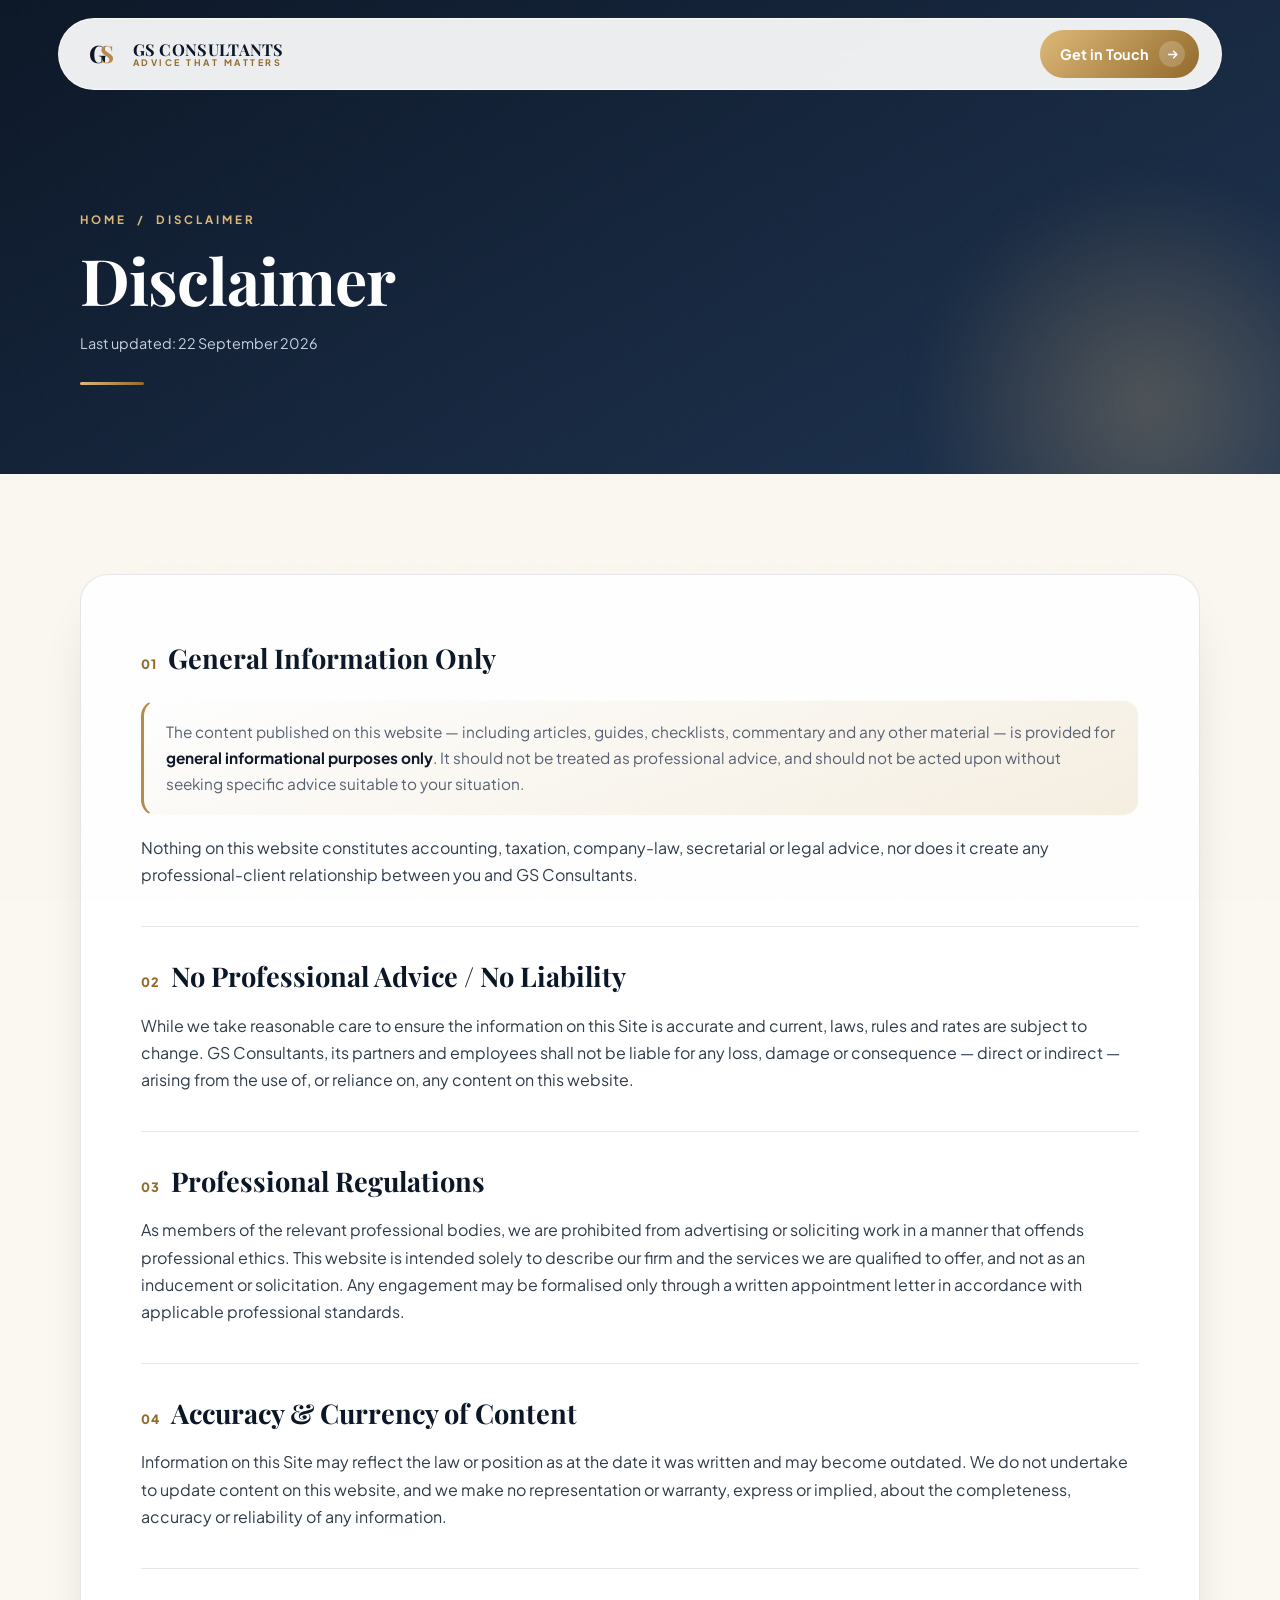
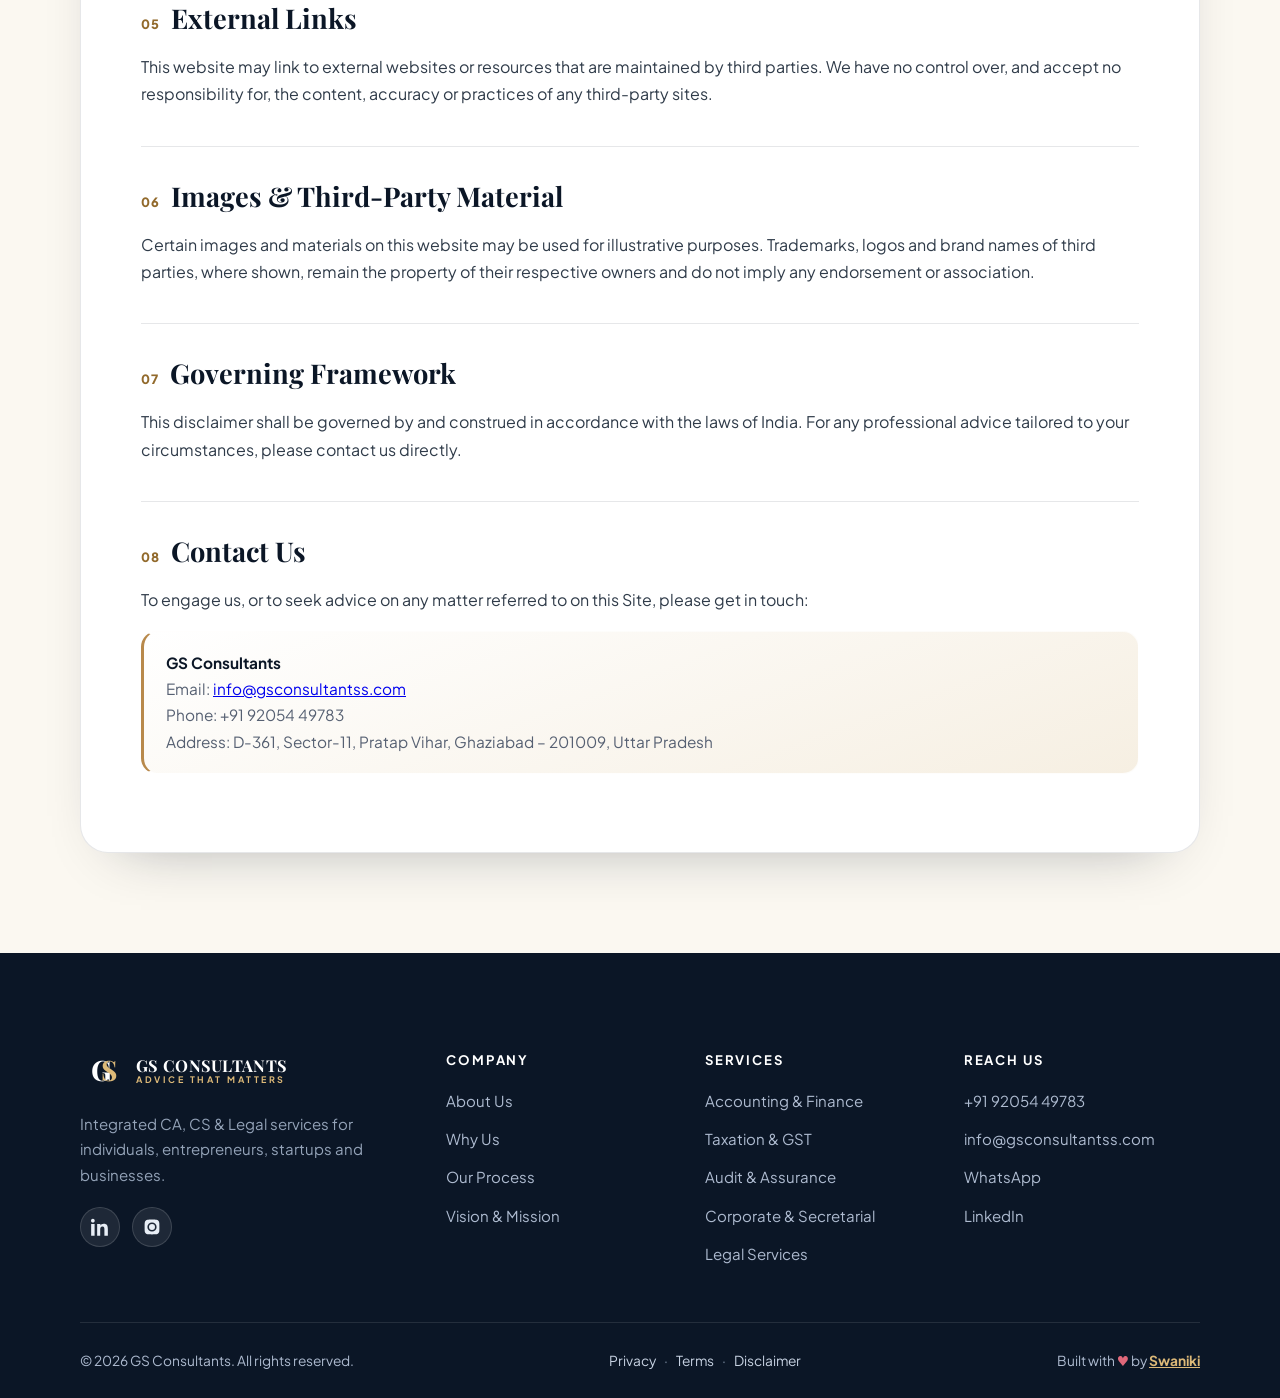
<file: disclaimer.html>
<!DOCTYPE html>
<html lang="en">
<head>
<meta charset="UTF-8" />
<meta name="viewport" content="width=device-width, initial-scale=1.0" />
<title>Disclaimer — GS Consultants</title>
<meta name="description" content="Disclaimer for the GS Consultants website — the content is for general information only and does not constitute professional advice." />
<meta name="robots" content="index, follow" />
<meta name="theme-color" content="#0B1626" />
<link rel="canonical" href="https://gsconsultants.in/disclaimer.html" />
<link rel="icon" href="data:image/svg+xml,%3Csvg xmlns='http://www.w3.org/2000/svg' viewBox='0 0 100 100'%3E%3Crect width='100' height='100' rx='22' fill='%230B1626'/%3E%3Ctext x='50' y='71' text-anchor='middle' font-family='Georgia,serif' font-size='52' font-weight='700' fill='%23DDB978'%3EGS%3C/text%3E%3C/svg%3E" />
<link rel="preconnect" href="https://fonts.googleapis.com" />
<link rel="preconnect" href="https://fonts.gstatic.com" crossorigin />
<link href="https://fonts.googleapis.com/css2?family=Playfair+Display:ital,wght@0,500;0,600;0,700;0,800;1,500;1,600&family=Plus+Jakarta+Sans:wght@400;500;600;700;800&display=swap" rel="stylesheet" />
<link rel="stylesheet" href="legal.css" />
</head>
<body>

<div class="nav-shell">
  <header class="navbar" id="navbar">
    <a href="index.html" class="brand">
      <svg class="mono" viewBox="0 0 100 100" aria-hidden="true"><text x="21" y="72" font-family="Playfair Display,serif" font-size="60" font-weight="700" fill="#0B1626">G</text><text x="47" y="72" font-family="Playfair Display,serif" font-size="60" font-weight="700" fill="#B8894B">S</text></svg>
      <span class="bt"><strong>GS CONSULTANTS</strong><span>Advice That Matters</span></span>
    </a>
    <a href="index.html#contact" class="nav-cta">Get in Touch <span class="arw"><svg viewBox="0 0 24 24"><path d="M5 12h14M13 6l6 6-6 6"/></svg></span></a>
  </header>
</div>

<section class="lhead">
  <div class="wrap">
    <div class="crumb"><a href="index.html">Home</a> &nbsp;/&nbsp; Disclaimer</div>
    <h1>Disclaimer</h1>
    <p class="updated">Last updated: 22 September 2026</p>
    <div class="rule"></div>
  </div>
</section>

<section class="legal">
  <div class="wrap">
    <div class="doc">

      <section>
        <h2><span class="n">01</span> General Information Only</h2>
        <div class="callout">The content published on this website — including articles, guides, checklists, commentary and any other material — is provided for <strong>general informational purposes only</strong>. It should not be treated as professional advice, and should not be acted upon without seeking specific advice suitable to your situation.</div>
        <p>Nothing on this website constitutes accounting, taxation, company-law, secretarial or legal advice, nor does it create any professional-client relationship between you and GS Consultants.</p>
      </section>

      <section>
        <h2><span class="n">02</span> No Professional Advice / No Liability</h2>
        <p>While we take reasonable care to ensure the information on this Site is accurate and current, laws, rules and rates are subject to change. GS Consultants, its partners and employees shall not be liable for any loss, damage or consequence — direct or indirect — arising from the use of, or reliance on, any content on this website.</p>
      </section>

      <section>
        <h2><span class="n">03</span> Professional Regulations</h2>
        <p>As members of the relevant professional bodies, we are prohibited from advertising or soliciting work in a manner that offends professional ethics. This website is intended solely to describe our firm and the services we are qualified to offer, and not as an inducement or solicitation. Any engagement may be formalised only through a written appointment letter in accordance with applicable professional standards.</p>
      </section>

      <section>
        <h2><span class="n">04</span> Accuracy &amp; Currency of Content</h2>
        <p>Information on this Site may reflect the law or position as at the date it was written and may become outdated. We do not undertake to update content on this website, and we make no representation or warranty, express or implied, about the completeness, accuracy or reliability of any information.</p>
      </section>

      <section>
        <h2><span class="n">05</span> External Links</h2>
        <p>This website may link to external websites or resources that are maintained by third parties. We have no control over, and accept no responsibility for, the content, accuracy or practices of any third-party sites.</p>
      </section>

      <section>
        <h2><span class="n">06</span> Images &amp; Third-Party Material</h2>
        <p>Certain images and materials on this website may be used for illustrative purposes. Trademarks, logos and brand names of third parties, where shown, remain the property of their respective owners and do not imply any endorsement or association.</p>
      </section>

      <section>
        <h2><span class="n">07</span> Governing Framework</h2>
        <p>This disclaimer shall be governed by and construed in accordance with the laws of India. For any professional advice tailored to your circumstances, please contact us directly.</p>
      </section>

      <section>
        <h2><span class="n">08</span> Contact Us</h2>
        <p>To engage us, or to seek advice on any matter referred to on this Site, please get in touch:</p>
        <div class="callout">
          <strong>GS Consultants</strong><br />
          Email: <a href="mailto:info@gsconsultantss.com">info@gsconsultantss.com</a><br />
          Phone: +91 92054 49783<br />
          Address: D-361, Sector-11, Pratap Vihar, Ghaziabad – 201009, Uttar Pradesh
        </div>
      </section>

    </div>
  </div>
</section>

<footer>
  <div class="wrap">
    <div class="foot-grid">
      <div>
        <a href="index.html" class="brand"><svg class="fmono" viewBox="0 0 100 100" aria-hidden="true"><text x="24" y="72" font-family="Playfair Display,serif" font-size="64" font-weight="700" fill="#fff">G</text><text x="48" y="72" font-family="Playfair Display,serif" font-size="64" font-weight="700" fill="#DDB978">S</text></svg><span class="bt"><strong>GS CONSULTANTS</strong><span>Advice That Matters</span></span></a>
        <p class="fabout">Integrated CA, CS &amp; Legal services for individuals, entrepreneurs, startups and businesses.</p>
        <div class="socials">
          <a href="https://www.linkedin.com/company/109884769/" aria-label="LinkedIn"><svg viewBox="0 0 24 24"><path d="M4.98 3.5C4.98 4.88 3.87 6 2.5 6S0 4.88 0 3.5 1.12 1 2.5 1s2.48 1.12 2.48 2.5zM.2 8h4.6v15.5H.2zM8.2 8h4.4v2.1h.06c.61-1.1 2.1-2.3 4.33-2.3 4.63 0 5.48 3 5.48 6.9v8.8h-4.6v-7.8c0-1.86-.03-4.25-2.6-4.25-2.6 0-3 2.02-3 4.11v7.94H8.2z"/></svg></a>
          <a href="#" aria-label="Instagram"><svg viewBox="0 0 24 24"><path d="M12 2.16c3.2 0 3.58.01 4.85.07 1.17.05 1.8.25 2.23.41.56.22.96.48 1.38.9.42.42.68.82.9 1.38.16.42.36 1.06.41 2.23.06 1.27.07 1.65.07 4.85s-.01 3.58-.07 4.85c-.05 1.17-.25 1.8-.41 2.23-.22.56-.48.96-.9 1.38-.42.42-.82.68-1.38.9-.42.16-1.06.36-2.23.41-1.27.06-1.65.07-4.85.07s-3.58-.01-4.85-.07c-1.17-.05-1.8-.25-2.23-.41a3.7 3.7 0 01-1.38-.9 3.7 3.7 0 01-.9-1.38c-.16-.42-.36-1.06-.41-2.23C2.17 15.58 2.16 15.2 2.16 12s.01-3.58.07-4.85c.05-1.17.25-1.8.41-2.23.22-.56.48-.96.9-1.38.42-.42.82-.68 1.38-.9.42-.16 1.06-.36 2.23-.41C8.42 2.17 8.8 2.16 12 2.16zm0 3.68A6.16 6.16 0 1018.16 12 6.16 6.16 0 0012 5.84zm0 10.16A4 4 0 1116 12a4 4 0 01-4 4zm6.4-10.4a1.44 1.44 0 11-1.44-1.44 1.44 1.44 0 011.44 1.44z"/></svg></a>
        </div>
      </div>
      <div><h4>Company</h4><ul><li><a href="index.html#about">About Us</a></li><li><a href="index.html#why">Why Us</a></li><li><a href="index.html#process">Our Process</a></li><li><a href="index.html#vision">Vision &amp; Mission</a></li></ul></div>
      <div><h4>Services</h4><ul><li><a href="index.html#services">Accounting &amp; Finance</a></li><li><a href="index.html#services">Taxation &amp; GST</a></li><li><a href="index.html#services">Audit &amp; Assurance</a></li><li><a href="index.html#services">Corporate &amp; Secretarial</a></li><li><a href="index.html#services">Legal Services</a></li></ul></div>
      <div><h4>Reach Us</h4><ul><li><a href="tel:+919205449783">+91 92054 49783</a></li><li><a href="mailto:info@gsconsultantss.com">info@gsconsultantss.com</a></li><li><a href="https://wa.me/919205449783">WhatsApp</a></li><li><a href="https://www.linkedin.com/company/109884769/">LinkedIn</a></li></ul></div>
    </div>
    <div class="foot-bottom">
      <span>© 2026 GS Consultants. All rights reserved.</span>
      <span class="legal-links"><a href="privacy.html">Privacy</a> · <a href="terms.html">Terms</a> · <a href="disclaimer.html">Disclaimer</a></span>
      <span class="built">Built with <span class="heart">♥</span> by <a href="https://Swaniki.com" target="_blank" rel="noopener">Swaniki</a></span>
    </div>
  </div>
</footer>

<script>
(function(){var n=document.getElementById('navbar');var s=function(){n.classList.toggle('scrolled',window.scrollY>40)};s();window.addEventListener('scroll',s,{passive:true});})();
</script>
</body>
</html>
</file>
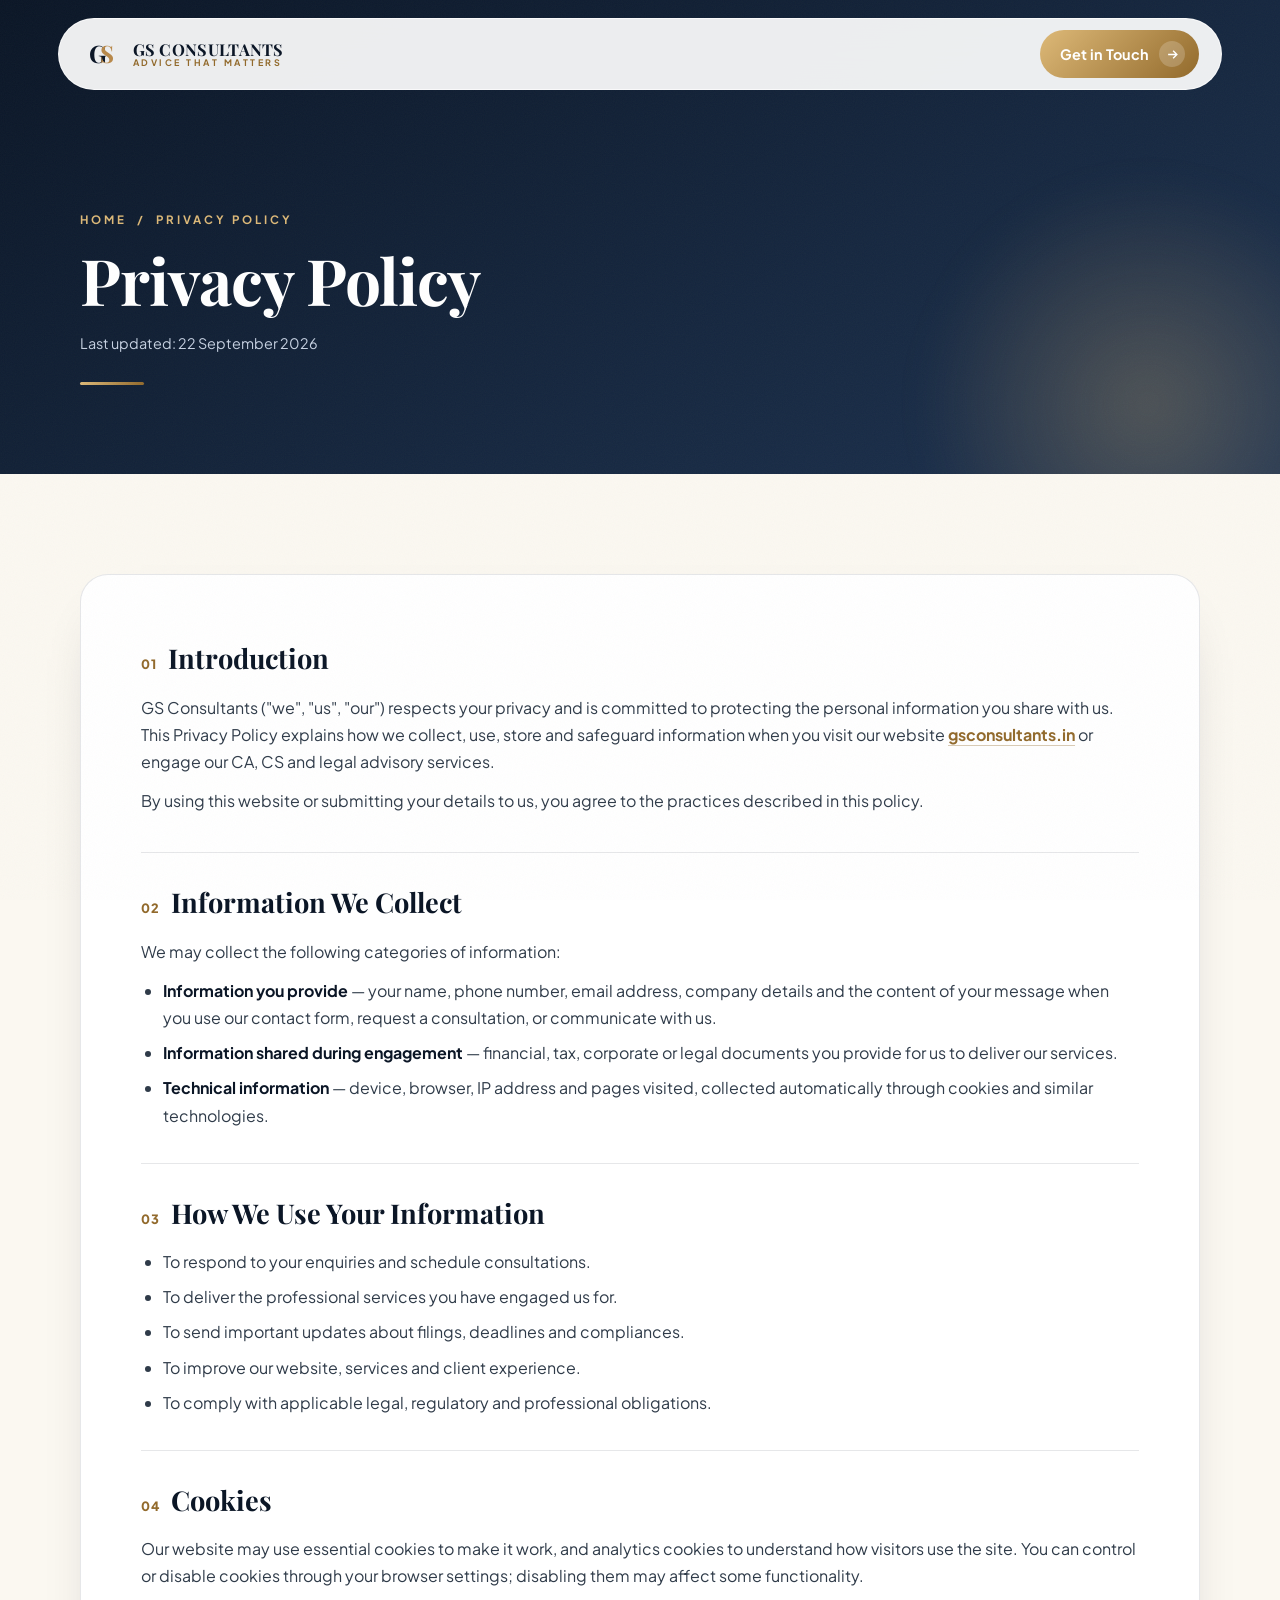
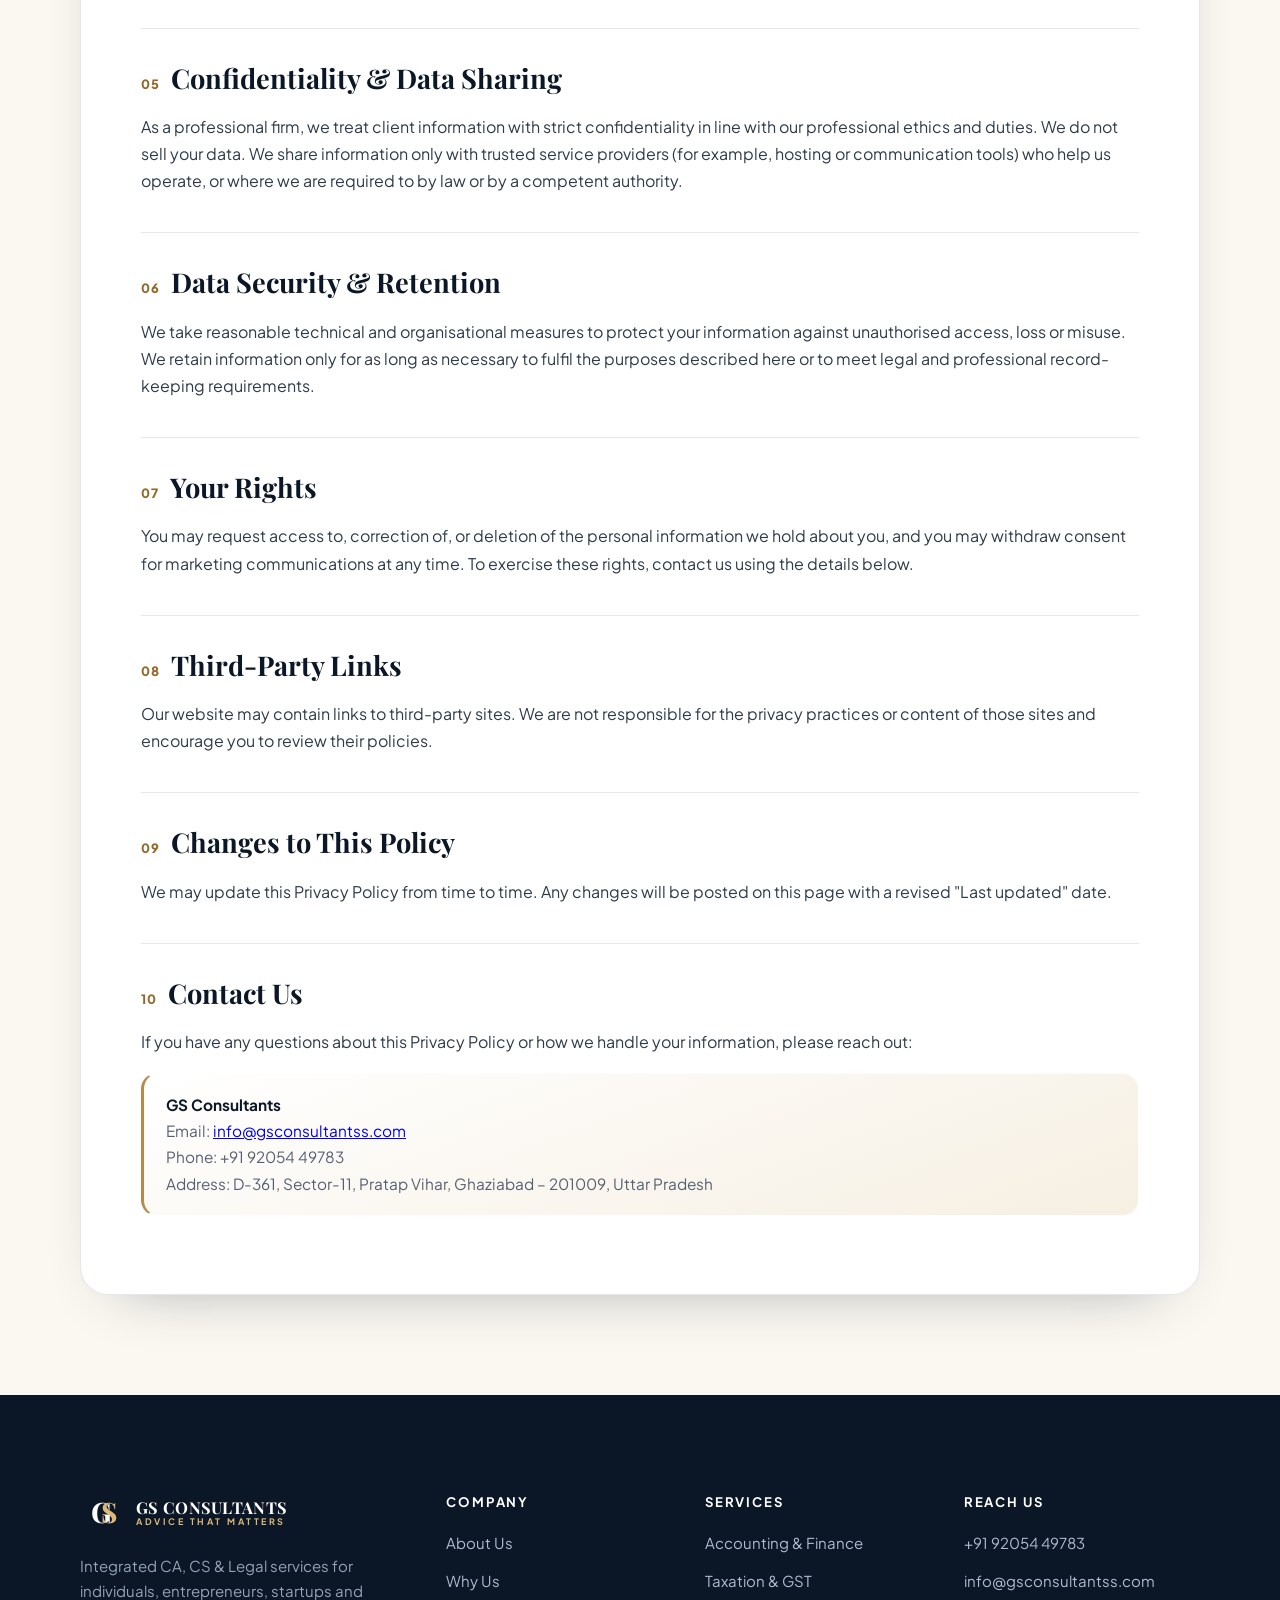
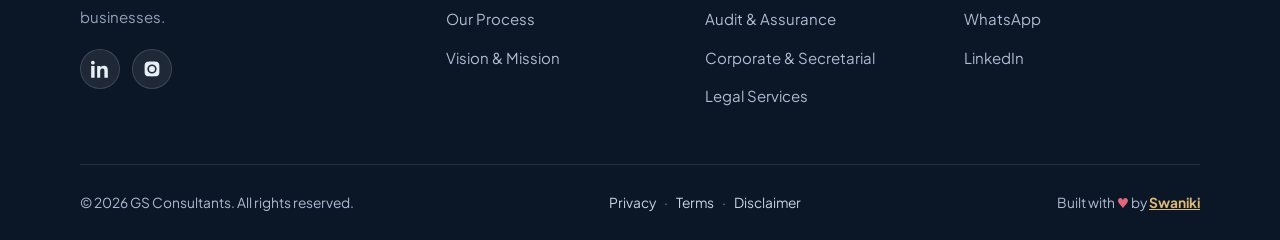
<file: privacy.html>
<!DOCTYPE html>
<html lang="en">
<head>
<meta charset="UTF-8" />
<meta name="viewport" content="width=device-width, initial-scale=1.0" />
<title>Privacy Policy — GS Consultants</title>
<meta name="description" content="Privacy Policy for GS Consultants — how we collect, use and protect the information you share with us." />
<meta name="robots" content="index, follow" />
<meta name="theme-color" content="#0B1626" />
<link rel="canonical" href="https://gsconsultants.in/privacy.html" />
<link rel="icon" href="data:image/svg+xml,%3Csvg xmlns='http://www.w3.org/2000/svg' viewBox='0 0 100 100'%3E%3Crect width='100' height='100' rx='22' fill='%230B1626'/%3E%3Ctext x='50' y='71' text-anchor='middle' font-family='Georgia,serif' font-size='52' font-weight='700' fill='%23DDB978'%3EGS%3C/text%3E%3C/svg%3E" />
<link rel="preconnect" href="https://fonts.googleapis.com" />
<link rel="preconnect" href="https://fonts.gstatic.com" crossorigin />
<link href="https://fonts.googleapis.com/css2?family=Playfair+Display:ital,wght@0,500;0,600;0,700;0,800;1,500;1,600&family=Plus+Jakarta+Sans:wght@400;500;600;700;800&display=swap" rel="stylesheet" />
<link rel="stylesheet" href="legal.css" />
</head>
<body>

<div class="nav-shell">
  <header class="navbar" id="navbar">
    <a href="index.html" class="brand">
      <svg class="mono" viewBox="0 0 100 100" aria-hidden="true"><text x="21" y="72" font-family="Playfair Display,serif" font-size="60" font-weight="700" fill="#0B1626">G</text><text x="47" y="72" font-family="Playfair Display,serif" font-size="60" font-weight="700" fill="#B8894B">S</text></svg>
      <span class="bt"><strong>GS CONSULTANTS</strong><span>Advice That Matters</span></span>
    </a>
    <a href="index.html#contact" class="nav-cta">Get in Touch <span class="arw"><svg viewBox="0 0 24 24"><path d="M5 12h14M13 6l6 6-6 6"/></svg></span></a>
  </header>
</div>

<section class="lhead">
  <div class="wrap">
    <div class="crumb"><a href="index.html">Home</a> &nbsp;/&nbsp; Privacy Policy</div>
    <h1>Privacy Policy</h1>
    <p class="updated">Last updated: 22 September 2026</p>
    <div class="rule"></div>
  </div>
</section>

<section class="legal">
  <div class="wrap">
    <div class="doc">

      <section>
        <h2><span class="n">01</span> Introduction</h2>
        <p>GS Consultants ("we", "us", "our") respects your privacy and is committed to protecting the personal information you share with us. This Privacy Policy explains how we collect, use, store and safeguard information when you visit our website <a href="https://gsconsultants.in/">gsconsultants.in</a> or engage our CA, CS and legal advisory services.</p>
        <p>By using this website or submitting your details to us, you agree to the practices described in this policy.</p>
      </section>

      <section>
        <h2><span class="n">02</span> Information We Collect</h2>
        <p>We may collect the following categories of information:</p>
        <ul>
          <li><strong>Information you provide</strong> — your name, phone number, email address, company details and the content of your message when you use our contact form, request a consultation, or communicate with us.</li>
          <li><strong>Information shared during engagement</strong> — financial, tax, corporate or legal documents you provide for us to deliver our services.</li>
          <li><strong>Technical information</strong> — device, browser, IP address and pages visited, collected automatically through cookies and similar technologies.</li>
        </ul>
      </section>

      <section>
        <h2><span class="n">03</span> How We Use Your Information</h2>
        <ul>
          <li>To respond to your enquiries and schedule consultations.</li>
          <li>To deliver the professional services you have engaged us for.</li>
          <li>To send important updates about filings, deadlines and compliances.</li>
          <li>To improve our website, services and client experience.</li>
          <li>To comply with applicable legal, regulatory and professional obligations.</li>
        </ul>
      </section>

      <section>
        <h2><span class="n">04</span> Cookies</h2>
        <p>Our website may use essential cookies to make it work, and analytics cookies to understand how visitors use the site. You can control or disable cookies through your browser settings; disabling them may affect some functionality.</p>
      </section>

      <section>
        <h2><span class="n">05</span> Confidentiality &amp; Data Sharing</h2>
        <p>As a professional firm, we treat client information with strict confidentiality in line with our professional ethics and duties. We do not sell your data. We share information only with trusted service providers (for example, hosting or communication tools) who help us operate, or where we are required to by law or by a competent authority.</p>
      </section>

      <section>
        <h2><span class="n">06</span> Data Security &amp; Retention</h2>
        <p>We take reasonable technical and organisational measures to protect your information against unauthorised access, loss or misuse. We retain information only for as long as necessary to fulfil the purposes described here or to meet legal and professional record-keeping requirements.</p>
      </section>

      <section>
        <h2><span class="n">07</span> Your Rights</h2>
        <p>You may request access to, correction of, or deletion of the personal information we hold about you, and you may withdraw consent for marketing communications at any time. To exercise these rights, contact us using the details below.</p>
      </section>

      <section>
        <h2><span class="n">08</span> Third-Party Links</h2>
        <p>Our website may contain links to third-party sites. We are not responsible for the privacy practices or content of those sites and encourage you to review their policies.</p>
      </section>

      <section>
        <h2><span class="n">09</span> Changes to This Policy</h2>
        <p>We may update this Privacy Policy from time to time. Any changes will be posted on this page with a revised "Last updated" date.</p>
      </section>

      <section>
        <h2><span class="n">10</span> Contact Us</h2>
        <p>If you have any questions about this Privacy Policy or how we handle your information, please reach out:</p>
        <div class="callout">
          <strong>GS Consultants</strong><br />
          Email: <a href="mailto:info@gsconsultantss.com">info@gsconsultantss.com</a><br />
          Phone: +91 92054 49783<br />
          Address: D-361, Sector-11, Pratap Vihar, Ghaziabad – 201009, Uttar Pradesh
        </div>
      </section>

    </div>
  </div>
</section>

<footer>
  <div class="wrap">
    <div class="foot-grid">
      <div>
        <a href="index.html" class="brand"><svg class="fmono" viewBox="0 0 100 100" aria-hidden="true"><text x="24" y="72" font-family="Playfair Display,serif" font-size="64" font-weight="700" fill="#fff">G</text><text x="48" y="72" font-family="Playfair Display,serif" font-size="64" font-weight="700" fill="#DDB978">S</text></svg><span class="bt"><strong>GS CONSULTANTS</strong><span>Advice That Matters</span></span></a>
        <p class="fabout">Integrated CA, CS &amp; Legal services for individuals, entrepreneurs, startups and businesses.</p>
        <div class="socials">
          <a href="https://www.linkedin.com/company/109884769/" aria-label="LinkedIn"><svg viewBox="0 0 24 24"><path d="M4.98 3.5C4.98 4.88 3.87 6 2.5 6S0 4.88 0 3.5 1.12 1 2.5 1s2.48 1.12 2.48 2.5zM.2 8h4.6v15.5H.2zM8.2 8h4.4v2.1h.06c.61-1.1 2.1-2.3 4.33-2.3 4.63 0 5.48 3 5.48 6.9v8.8h-4.6v-7.8c0-1.86-.03-4.25-2.6-4.25-2.6 0-3 2.02-3 4.11v7.94H8.2z"/></svg></a>
          <a href="#" aria-label="Instagram"><svg viewBox="0 0 24 24"><path d="M12 2.16c3.2 0 3.58.01 4.85.07 1.17.05 1.8.25 2.23.41.56.22.96.48 1.38.9.42.42.68.82.9 1.38.16.42.36 1.06.41 2.23.06 1.27.07 1.65.07 4.85s-.01 3.58-.07 4.85c-.05 1.17-.25 1.8-.41 2.23-.22.56-.48.96-.9 1.38-.42.42-.82.68-1.38.9-.42.16-1.06.36-2.23.41-1.27.06-1.65.07-4.85.07s-3.58-.01-4.85-.07c-1.17-.05-1.8-.25-2.23-.41a3.7 3.7 0 01-1.38-.9 3.7 3.7 0 01-.9-1.38c-.16-.42-.36-1.06-.41-2.23C2.17 15.58 2.16 15.2 2.16 12s.01-3.58.07-4.85c.05-1.17.25-1.8.41-2.23.22-.56.48-.96.9-1.38.42-.42.82-.68 1.38-.9.42-.16 1.06-.36 2.23-.41C8.42 2.17 8.8 2.16 12 2.16zm0 3.68A6.16 6.16 0 1018.16 12 6.16 6.16 0 0012 5.84zm0 10.16A4 4 0 1116 12a4 4 0 01-4 4zm6.4-10.4a1.44 1.44 0 11-1.44-1.44 1.44 1.44 0 011.44 1.44z"/></svg></a>
        </div>
      </div>
      <div><h4>Company</h4><ul><li><a href="index.html#about">About Us</a></li><li><a href="index.html#why">Why Us</a></li><li><a href="index.html#process">Our Process</a></li><li><a href="index.html#vision">Vision &amp; Mission</a></li></ul></div>
      <div><h4>Services</h4><ul><li><a href="index.html#services">Accounting &amp; Finance</a></li><li><a href="index.html#services">Taxation &amp; GST</a></li><li><a href="index.html#services">Audit &amp; Assurance</a></li><li><a href="index.html#services">Corporate &amp; Secretarial</a></li><li><a href="index.html#services">Legal Services</a></li></ul></div>
      <div><h4>Reach Us</h4><ul><li><a href="tel:+919205449783">+91 92054 49783</a></li><li><a href="mailto:info@gsconsultantss.com">info@gsconsultantss.com</a></li><li><a href="https://wa.me/919205449783">WhatsApp</a></li><li><a href="https://www.linkedin.com/company/109884769/">LinkedIn</a></li></ul></div>
    </div>
    <div class="foot-bottom">
      <span>© 2026 GS Consultants. All rights reserved.</span>
      <span class="legal-links"><a href="privacy.html">Privacy</a> · <a href="terms.html">Terms</a> · <a href="disclaimer.html">Disclaimer</a></span>
      <span class="built">Built with <span class="heart">♥</span> by <a href="https://Swaniki.com" target="_blank" rel="noopener">Swaniki</a></span>
    </div>
  </div>
</footer>

<script>
(function(){var n=document.getElementById('navbar');var s=function(){n.classList.toggle('scrolled',window.scrollY>40)};s();window.addEventListener('scroll',s,{passive:true});})();
</script>
</body>
</html>
</file>
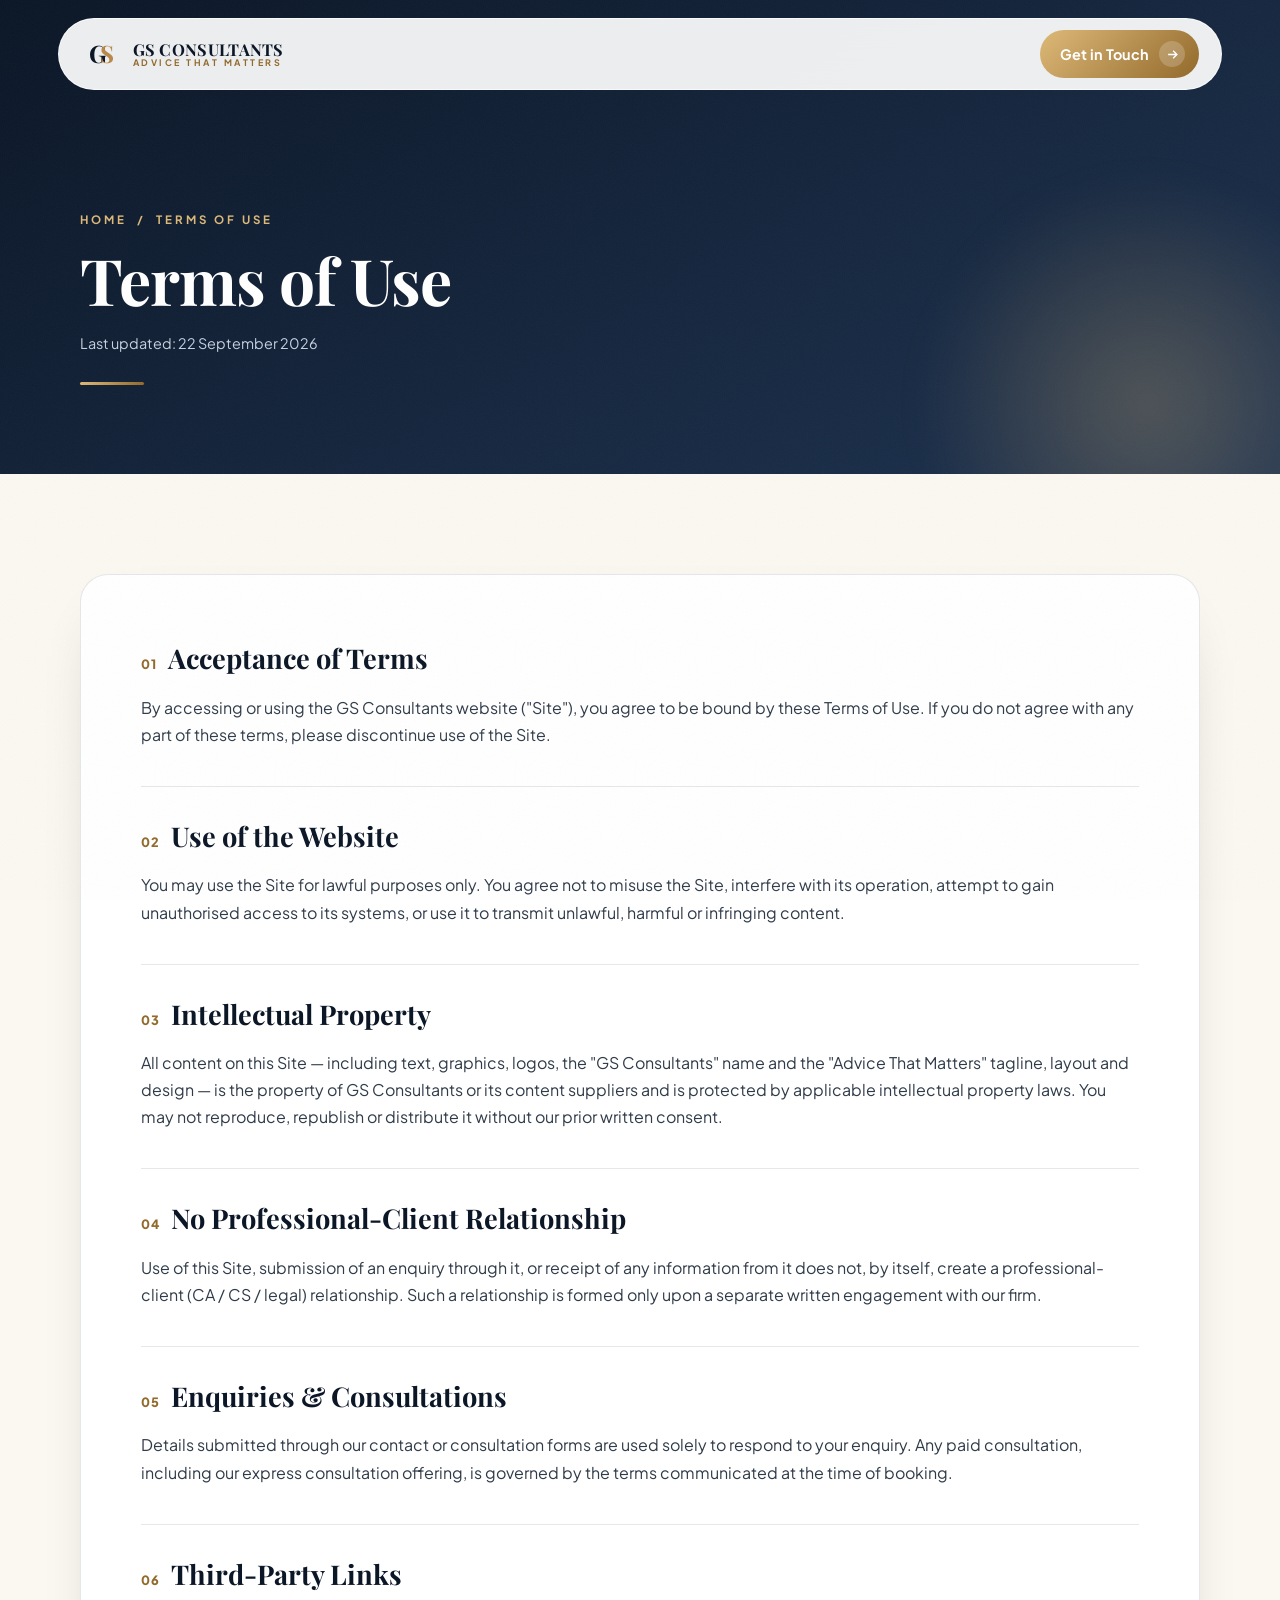
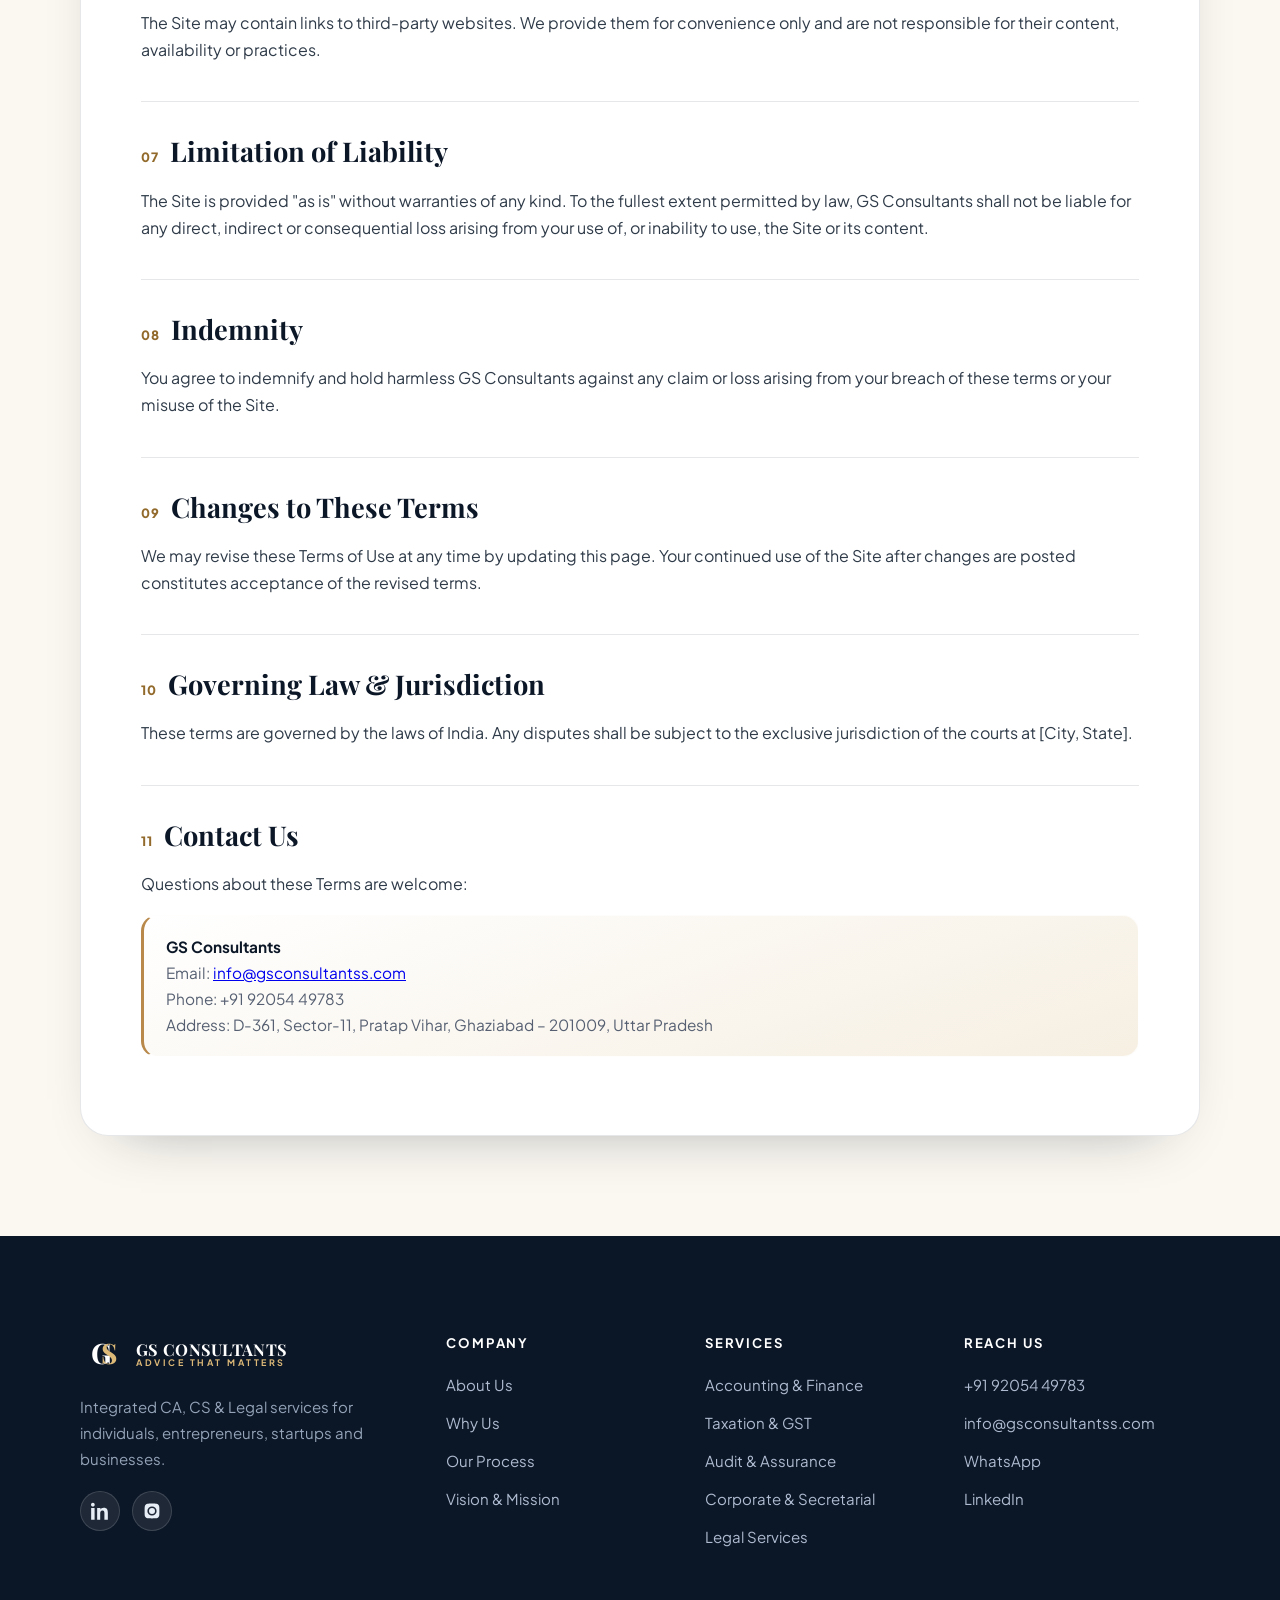
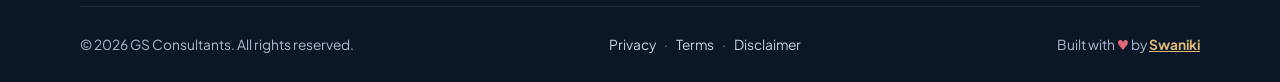
<file: terms.html>
<!DOCTYPE html>
<html lang="en">
<head>
<meta charset="UTF-8" />
<meta name="viewport" content="width=device-width, initial-scale=1.0" />
<title>Terms of Use — GS Consultants</title>
<meta name="description" content="Terms of Use governing access to the GS Consultants website and the professional services we provide." />
<meta name="robots" content="index, follow" />
<meta name="theme-color" content="#0B1626" />
<link rel="canonical" href="https://gsconsultants.in/terms.html" />
<link rel="icon" href="data:image/svg+xml,%3Csvg xmlns='http://www.w3.org/2000/svg' viewBox='0 0 100 100'%3E%3Crect width='100' height='100' rx='22' fill='%230B1626'/%3E%3Ctext x='50' y='71' text-anchor='middle' font-family='Georgia,serif' font-size='52' font-weight='700' fill='%23DDB978'%3EGS%3C/text%3E%3C/svg%3E" />
<link rel="preconnect" href="https://fonts.googleapis.com" />
<link rel="preconnect" href="https://fonts.gstatic.com" crossorigin />
<link href="https://fonts.googleapis.com/css2?family=Playfair+Display:ital,wght@0,500;0,600;0,700;0,800;1,500;1,600&family=Plus+Jakarta+Sans:wght@400;500;600;700;800&display=swap" rel="stylesheet" />
<link rel="stylesheet" href="legal.css" />
</head>
<body>

<div class="nav-shell">
  <header class="navbar" id="navbar">
    <a href="index.html" class="brand">
      <svg class="mono" viewBox="0 0 100 100" aria-hidden="true"><text x="21" y="72" font-family="Playfair Display,serif" font-size="60" font-weight="700" fill="#0B1626">G</text><text x="47" y="72" font-family="Playfair Display,serif" font-size="60" font-weight="700" fill="#B8894B">S</text></svg>
      <span class="bt"><strong>GS CONSULTANTS</strong><span>Advice That Matters</span></span>
    </a>
    <a href="index.html#contact" class="nav-cta">Get in Touch <span class="arw"><svg viewBox="0 0 24 24"><path d="M5 12h14M13 6l6 6-6 6"/></svg></span></a>
  </header>
</div>

<section class="lhead">
  <div class="wrap">
    <div class="crumb"><a href="index.html">Home</a> &nbsp;/&nbsp; Terms of Use</div>
    <h1>Terms of Use</h1>
    <p class="updated">Last updated: 22 September 2026</p>
    <div class="rule"></div>
  </div>
</section>

<section class="legal">
  <div class="wrap">
    <div class="doc">

      <section>
        <h2><span class="n">01</span> Acceptance of Terms</h2>
        <p>By accessing or using the GS Consultants website ("Site"), you agree to be bound by these Terms of Use. If you do not agree with any part of these terms, please discontinue use of the Site.</p>
      </section>

      <section>
        <h2><span class="n">02</span> Use of the Website</h2>
        <p>You may use the Site for lawful purposes only. You agree not to misuse the Site, interfere with its operation, attempt to gain unauthorised access to its systems, or use it to transmit unlawful, harmful or infringing content.</p>
      </section>

      <section>
        <h2><span class="n">03</span> Intellectual Property</h2>
        <p>All content on this Site — including text, graphics, logos, the "GS Consultants" name and the "Advice That Matters" tagline, layout and design — is the property of GS Consultants or its content suppliers and is protected by applicable intellectual property laws. You may not reproduce, republish or distribute it without our prior written consent.</p>
      </section>

      <section>
        <h2><span class="n">04</span> No Professional-Client Relationship</h2>
        <p>Use of this Site, submission of an enquiry through it, or receipt of any information from it does not, by itself, create a professional-client (CA / CS / legal) relationship. Such a relationship is formed only upon a separate written engagement with our firm.</p>
      </section>

      <section>
        <h2><span class="n">05</span> Enquiries &amp; Consultations</h2>
        <p>Details submitted through our contact or consultation forms are used solely to respond to your enquiry. Any paid consultation, including our express consultation offering, is governed by the terms communicated at the time of booking.</p>
      </section>

      <section>
        <h2><span class="n">06</span> Third-Party Links</h2>
        <p>The Site may contain links to third-party websites. We provide them for convenience only and are not responsible for their content, availability or practices.</p>
      </section>

      <section>
        <h2><span class="n">07</span> Limitation of Liability</h2>
        <p>The Site is provided "as is" without warranties of any kind. To the fullest extent permitted by law, GS Consultants shall not be liable for any direct, indirect or consequential loss arising from your use of, or inability to use, the Site or its content.</p>
      </section>

      <section>
        <h2><span class="n">08</span> Indemnity</h2>
        <p>You agree to indemnify and hold harmless GS Consultants against any claim or loss arising from your breach of these terms or your misuse of the Site.</p>
      </section>

      <section>
        <h2><span class="n">09</span> Changes to These Terms</h2>
        <p>We may revise these Terms of Use at any time by updating this page. Your continued use of the Site after changes are posted constitutes acceptance of the revised terms.</p>
      </section>

      <section>
        <h2><span class="n">10</span> Governing Law &amp; Jurisdiction</h2>
        <p>These terms are governed by the laws of India. Any disputes shall be subject to the exclusive jurisdiction of the courts at [City, State].</p>
      </section>

      <section>
        <h2><span class="n">11</span> Contact Us</h2>
        <p>Questions about these Terms are welcome:</p>
        <div class="callout">
          <strong>GS Consultants</strong><br />
          Email: <a href="mailto:info@gsconsultantss.com">info@gsconsultantss.com</a><br />
          Phone: +91 92054 49783<br />
          Address: D-361, Sector-11, Pratap Vihar, Ghaziabad – 201009, Uttar Pradesh
        </div>
      </section>

    </div>
  </div>
</section>

<footer>
  <div class="wrap">
    <div class="foot-grid">
      <div>
        <a href="index.html" class="brand"><svg class="fmono" viewBox="0 0 100 100" aria-hidden="true"><text x="24" y="72" font-family="Playfair Display,serif" font-size="64" font-weight="700" fill="#fff">G</text><text x="48" y="72" font-family="Playfair Display,serif" font-size="64" font-weight="700" fill="#DDB978">S</text></svg><span class="bt"><strong>GS CONSULTANTS</strong><span>Advice That Matters</span></span></a>
        <p class="fabout">Integrated CA, CS &amp; Legal services for individuals, entrepreneurs, startups and businesses.</p>
        <div class="socials">
          <a href="https://www.linkedin.com/company/109884769/" aria-label="LinkedIn"><svg viewBox="0 0 24 24"><path d="M4.98 3.5C4.98 4.88 3.87 6 2.5 6S0 4.88 0 3.5 1.12 1 2.5 1s2.48 1.12 2.48 2.5zM.2 8h4.6v15.5H.2zM8.2 8h4.4v2.1h.06c.61-1.1 2.1-2.3 4.33-2.3 4.63 0 5.48 3 5.48 6.9v8.8h-4.6v-7.8c0-1.86-.03-4.25-2.6-4.25-2.6 0-3 2.02-3 4.11v7.94H8.2z"/></svg></a>
          <a href="#" aria-label="Instagram"><svg viewBox="0 0 24 24"><path d="M12 2.16c3.2 0 3.58.01 4.85.07 1.17.05 1.8.25 2.23.41.56.22.96.48 1.38.9.42.42.68.82.9 1.38.16.42.36 1.06.41 2.23.06 1.27.07 1.65.07 4.85s-.01 3.58-.07 4.85c-.05 1.17-.25 1.8-.41 2.23-.22.56-.48.96-.9 1.38-.42.42-.82.68-1.38.9-.42.16-1.06.36-2.23.41-1.27.06-1.65.07-4.85.07s-3.58-.01-4.85-.07c-1.17-.05-1.8-.25-2.23-.41a3.7 3.7 0 01-1.38-.9 3.7 3.7 0 01-.9-1.38c-.16-.42-.36-1.06-.41-2.23C2.17 15.58 2.16 15.2 2.16 12s.01-3.58.07-4.85c.05-1.17.25-1.8.41-2.23.22-.56.48-.96.9-1.38.42-.42.82-.68 1.38-.9.42-.16 1.06-.36 2.23-.41C8.42 2.17 8.8 2.16 12 2.16zm0 3.68A6.16 6.16 0 1018.16 12 6.16 6.16 0 0012 5.84zm0 10.16A4 4 0 1116 12a4 4 0 01-4 4zm6.4-10.4a1.44 1.44 0 11-1.44-1.44 1.44 1.44 0 011.44 1.44z"/></svg></a>
        </div>
      </div>
      <div><h4>Company</h4><ul><li><a href="index.html#about">About Us</a></li><li><a href="index.html#why">Why Us</a></li><li><a href="index.html#process">Our Process</a></li><li><a href="index.html#vision">Vision &amp; Mission</a></li></ul></div>
      <div><h4>Services</h4><ul><li><a href="index.html#services">Accounting &amp; Finance</a></li><li><a href="index.html#services">Taxation &amp; GST</a></li><li><a href="index.html#services">Audit &amp; Assurance</a></li><li><a href="index.html#services">Corporate &amp; Secretarial</a></li><li><a href="index.html#services">Legal Services</a></li></ul></div>
      <div><h4>Reach Us</h4><ul><li><a href="tel:+919205449783">+91 92054 49783</a></li><li><a href="mailto:info@gsconsultantss.com">info@gsconsultantss.com</a></li><li><a href="https://wa.me/919205449783">WhatsApp</a></li><li><a href="https://www.linkedin.com/company/109884769/">LinkedIn</a></li></ul></div>
    </div>
    <div class="foot-bottom">
      <span>© 2026 GS Consultants. All rights reserved.</span>
      <span class="legal-links"><a href="privacy.html">Privacy</a> · <a href="terms.html">Terms</a> · <a href="disclaimer.html">Disclaimer</a></span>
      <span class="built">Built with <span class="heart">♥</span> by <a href="https://Swaniki.com" target="_blank" rel="noopener">Swaniki</a></span>
    </div>
  </div>
</footer>

<script>
(function(){var n=document.getElementById('navbar');var s=function(){n.classList.toggle('scrolled',window.scrollY>40)};s();window.addEventListener('scroll',s,{passive:true});})();
</script>
</body>
</html>
</file>
<file: legal.css>
/* GS Consultants — Legal pages (shared styles) */
*,*::before,*::after{box-sizing:border-box;margin:0;padding:0}
:root{
  --cream:#FBF8F1;--cream-2:#F3ECDD;--paper:#fff;
  --navy:#0B1626;--navy-2:#132339;--navy-3:#1d3250;
  --gold:#B8894B;--gold-lt:#DDB978;--gold-dk:#926A2C;
  --ink:#2f3b49;--muted:#566072;--line:rgba(11,22,38,.1);
  --serif:'Playfair Display',Georgia,serif;--sans:'Plus Jakarta Sans',system-ui,sans-serif;
  --ease:cubic-bezier(.32,.72,0,1);
  --shadow-soft:0 24px 60px -40px rgba(11,22,38,.45);
  --shadow-lift:0 40px 90px -50px rgba(11,22,38,.6);
}
html{scroll-behavior:smooth}
body{font-family:var(--sans);background:var(--cream);color:var(--ink);line-height:1.7;-webkit-font-smoothing:antialiased;overflow-x:hidden}
/* film grain */
body::after{content:"";position:fixed;inset:0;z-index:60;pointer-events:none;opacity:.035;background-image:url("data:image/svg+xml,%3Csvg xmlns='http://www.w3.org/2000/svg' width='120' height='120'%3E%3Cfilter id='n'%3E%3CfeTurbulence type='fractalNoise' baseFrequency='.9' numOctaves='2'/%3E%3C/filter%3E%3Crect width='100%25' height='100%25' filter='url(%23n)'/%3E%3C/svg%3E")}
.wrap{width:min(1120px,92%);margin:0 auto}

/* NAV */
.nav-shell{position:fixed;top:18px;left:0;right:0;z-index:100;display:flex;justify-content:center;padding:0 4.5%}
.navbar{display:flex;align-items:center;justify-content:space-between;gap:24px;width:min(1240px,100%);padding:11px 22px;border-radius:100px;background:rgba(255,255,255,.92);backdrop-filter:blur(20px);border:1px solid rgba(255,255,255,.7);box-shadow:var(--shadow-soft);transition:.5s var(--ease)}
.navbar.scrolled{background:rgba(255,255,255,.9);border-color:rgba(255,255,255,.7);box-shadow:var(--shadow-soft)}
.brand{display:flex;align-items:center;gap:12px;text-decoration:none}
.brand .mono{width:40px;height:40px;flex:none}
.brand .bt{display:flex;flex-direction:column;line-height:1.05}
.brand .bt strong{font-family:var(--serif);font-size:1.02rem;color:var(--navy);letter-spacing:.3px}
.brand .bt span{font-size:.56rem;letter-spacing:.28em;text-transform:uppercase;color:var(--gold-dk);font-weight:700}
.nav-cta{display:inline-flex;align-items:center;gap:10px;text-decoration:none;font-weight:700;font-size:.9rem;color:#fff;background:linear-gradient(135deg,var(--gold-lt),var(--gold-dk));padding:11px 14px 11px 20px;border-radius:100px;transition:transform .5s var(--ease),box-shadow .5s var(--ease)}
.nav-cta:hover{transform:translateY(-2px);box-shadow:0 16px 30px -14px rgba(146,106,44,.7)}
.nav-cta .arw{display:grid;place-items:center;width:26px;height:26px;border-radius:50%;background:rgba(255,255,255,.2)}
.nav-cta svg{width:15px;height:15px;stroke:#fff;stroke-width:2.2;fill:none}

/* LEGAL HERO */
.lhead{position:relative;background:linear-gradient(150deg,var(--navy),var(--navy-3));color:#fff;padding:clamp(140px,17vw,210px) 0 clamp(56px,7vw,92px);overflow:hidden}
.lhead::before{content:"";position:absolute;inset:auto -10% -40% auto;width:520px;height:520px;border-radius:50%;background:radial-gradient(circle,rgba(221,185,120,.28),transparent 62%);filter:blur(20px)}
.lhead .crumb{font-size:.72rem;letter-spacing:.26em;text-transform:uppercase;font-weight:700;color:var(--gold-lt)}
.lhead .crumb a{color:var(--gold-lt);text-decoration:none}
.lhead .crumb a:hover{text-decoration:underline}
.lhead h1{font-family:var(--serif);font-weight:700;font-size:clamp(2.3rem,5.4vw,4rem);line-height:1.06;letter-spacing:-1px;margin:16px 0 18px;max-width:20ch}
.lhead .updated{font-size:.9rem;color:#c7d2e2}
.lhead .rule{width:64px;height:3px;border-radius:2px;background:linear-gradient(90deg,var(--gold-lt),var(--gold-dk));margin-top:26px}

/* ARTICLE */
.legal{padding:clamp(56px,8vw,100px) 0}
.doc{background:var(--paper);border:1px solid var(--line);border-radius:28px;padding:clamp(30px,5vw,60px);box-shadow:var(--shadow-soft)}
.doc section{padding:26px 0;border-bottom:1px solid var(--line)}
.doc section:first-child{padding-top:0}
.doc section:last-child{border-bottom:0;padding-bottom:0}
.doc h2{font-family:var(--serif);color:var(--navy);font-size:clamp(1.3rem,2.4vw,1.7rem);margin-bottom:12px;display:flex;align-items:baseline;gap:12px}
.doc h2 .n{font-size:.8rem;font-family:var(--sans);font-weight:800;color:var(--gold-dk);letter-spacing:.05em}
.doc p{margin:12px 0;color:var(--ink)}
.doc p a{color:var(--gold-dk);font-weight:700;text-decoration:none;border-bottom:1px solid rgba(146,106,44,.35)}
.doc p a:hover{border-bottom-color:var(--gold-dk)}
.doc ul{margin:12px 0 4px;padding-left:22px}
.doc li{margin:8px 0}
.doc strong{color:var(--navy)}
.callout{background:linear-gradient(160deg,#fff,#f6efe2);border:1px solid rgba(255,255,255,.8);border-left:3px solid var(--gold);border-radius:16px;padding:18px 22px;margin:18px 0;color:var(--muted);font-size:.96rem}

/* FOOTER */
footer{background:var(--navy);color:#aebbd0;padding:clamp(64px,8vw,96px) 0 0;position:relative;overflow:hidden}
footer .wrap{position:relative}
.foot-grid{display:grid;grid-template-columns:1.5fr 1fr 1fr 1.1fr;gap:44px;padding-bottom:44px}
.foot-grid .fmono{width:44px;height:44px}
.foot-grid .brand .bt strong{color:#fff}
.foot-grid .brand .bt span{color:var(--gold-lt)}
.fabout{margin:18px 0 0;font-size:.94rem;color:#94a3b8;max-width:34ch}
.foot-grid h4{color:#fff;font-size:.82rem;letter-spacing:.14em;text-transform:uppercase;margin-bottom:16px}
.foot-grid ul{list-style:none}
.foot-grid li{margin:11px 0}
.foot-grid a{color:#aebbd0;text-decoration:none;font-size:.94rem;transition:color .3s var(--ease)}
.foot-grid a:hover{color:var(--gold-lt)}
.socials{display:flex;gap:12px;margin-top:20px}
.socials a{display:grid;place-items:center;width:40px;height:40px;border-radius:50%;background:rgba(255,255,255,.08);border:1px solid rgba(255,255,255,.14);transition:.4s var(--ease)}
.socials a:hover{background:var(--gold-dk);transform:translateY(-3px)}
.socials svg{width:18px;height:18px;fill:#e8eef6}
.foot-bottom{border-top:1px solid rgba(255,255,255,.1);padding:26px 0;display:flex;justify-content:space-between;flex-wrap:wrap;gap:14px;font-size:.86rem;align-items:center}
.legal-links{display:flex;gap:8px;flex-wrap:wrap;align-items:center;color:#7f8ea3}
.legal-links a{color:#c7d2e2;text-decoration:none}
.legal-links a:hover{color:var(--gold-lt);text-decoration:underline}
.built a{color:var(--gold-lt);font-weight:700}
.built a:hover{text-decoration:underline}
.built .heart{color:#e0687a;display:inline-block}

@media(max-width:900px){.foot-grid{grid-template-columns:1fr 1fr}}
@media(max-width:620px){
  .brand .bt{display:none}
  .foot-grid{grid-template-columns:1fr}
  .foot-bottom{flex-direction:column;align-items:flex-start}
}
</file>
